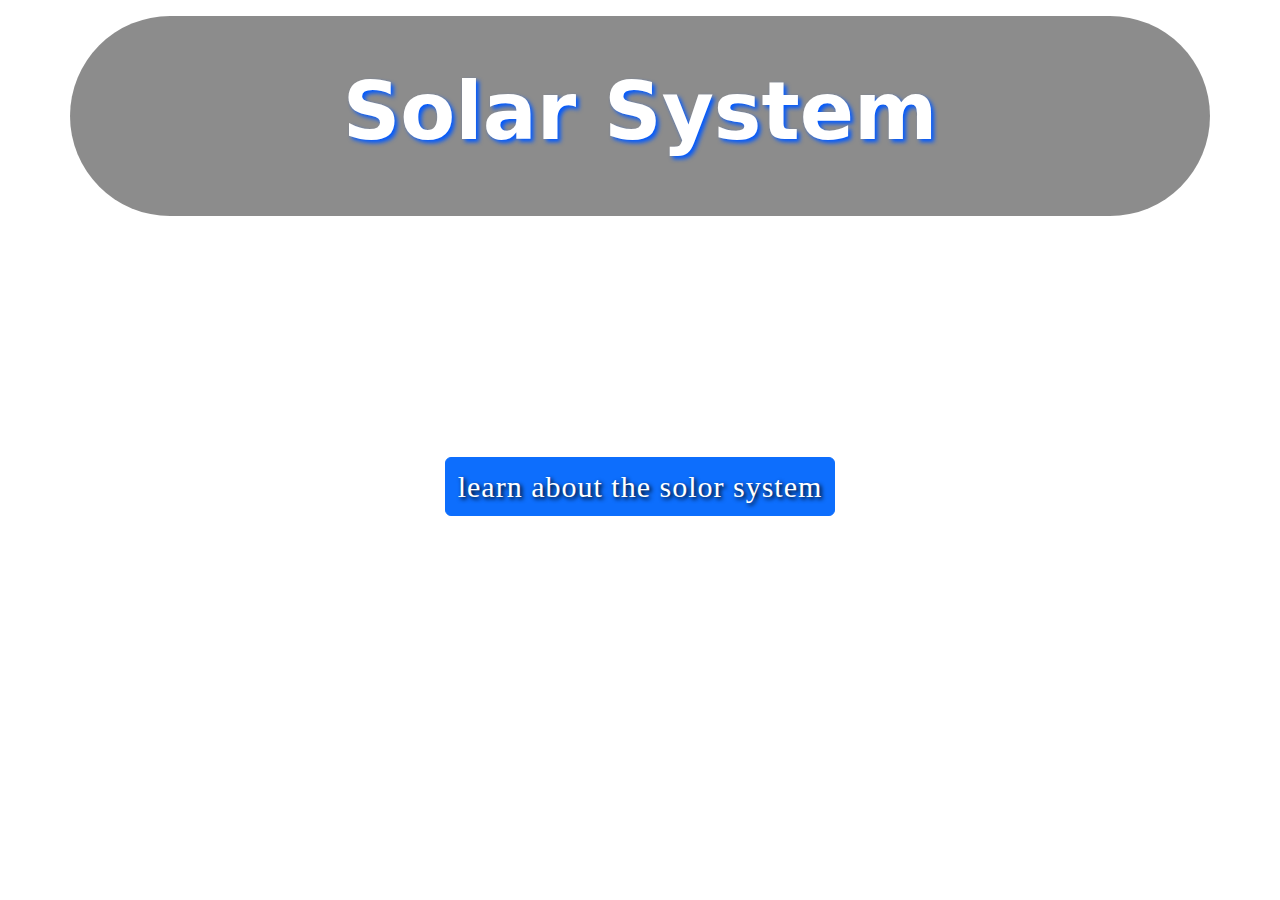
<file: index.html>
<!DOCTYPE html>
<html lang="en">
<head>
  <title>Bootstrap Example</title>
  <meta charset="utf-8">
  <meta name="viewport" content="width=device-width, initial-scale=1">
  <link href="https://cdn.jsdelivr.net/npm/bootstrap@5.3.2/dist/css/bootstrap.min.css" rel="stylesheet">
  <script src="https://cdn.jsdelivr.net/npm/bootstrap@5.3.2/dist/js/bootstrap.bundle.min.js"></script>
  <link href="home.css" rel="stylesheet">
  <link href="https://fonts.cdnfonts.com/css/akira-expanded" rel="stylesheet">
</head>
<body>

<div class="container p-5 mt-3 text-white text-center b1">
<h1>Solar System</h1>
</div>

<div class="row align-items-center" style="height: 60vh;">
  <div class="col-12 text-center">
    <button class="btn btn-primary">
      <a href="sun.html">learn about the solor system</a>
    </button>
  </div>
</div>



</body>
</html>
</file>
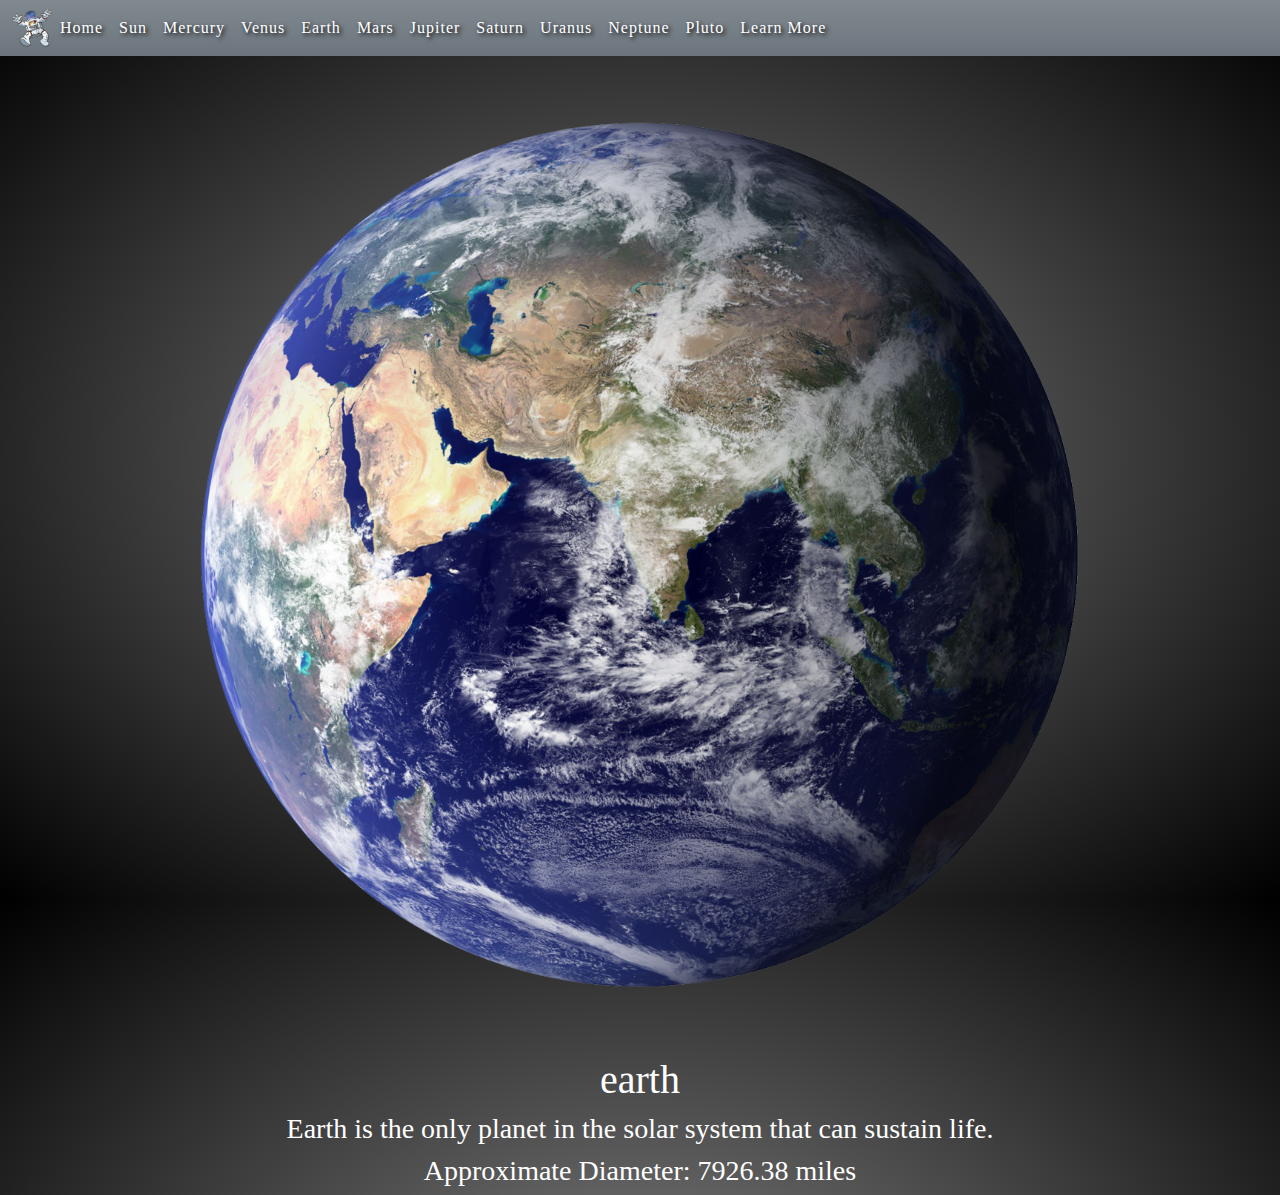
<file: earth.html>
<!DOCTYPE html>
<html lang="en">
<head>
  <title>Bootstrap Example</title>
  <meta charset="utf-8">
  <meta name="viewport" content="width=device-width, initial-scale=1">
  <link href="https://cdn.jsdelivr.net/npm/bootstrap@5.3.2/dist/css/bootstrap.min.css" rel="stylesheet">
  <script src="https://cdn.jsdelivr.net/npm/bootstrap@5.3.2/dist/js/bootstrap.bundle.min.js"></script>
  <link href="earth.css" rel="stylesheet">
  <link href="https://fonts.cdnfonts.com/css/akira-expanded" rel="stylesheet">
</head>
<body>

<nav class="navbar navbar-expand-sm bg-secondary bg-gradient navbar-dark">
  <div class="container-fluid">
    <img src="images/astronaut-clipart-cartoon.png" style="width: 40px;">
    <button class="navbar-toggler" type="button" data-bs-toggle="collapse" data-bs-target="#collapsibleNavbar">
      <span class="navbar-toggler-icon"></span>
    </button>
    <div class="collapse navbar-collapse" id="collapsibleNavbar">
      <ul class="navbar-nav">
        <li class="nav-item">
          <a class="nav-link text-white" href="index.html">Home</a>
        </li>
        <li class="nav-item">
          <a class="nav-link text-white" href="sun.html">Sun</a>
        </li>
        <li class="nav-item">
          <a class="nav-link text-white" href="murcury.html">Mercury</a>
        </li>
        <li class="nav-item">
          <a class="nav-link text-white" href="venus.html">Venus</a>
        </li>
        <li class="nav-item">
          <a class="nav-link text-white" href="earth.html">Earth</a>
        </li>
        <li class="nav-item">
          <a class="nav-link text-white" href="mars.html">Mars</a>
        </li>
        <li class="nav-item">
          <a class="nav-link text-white" href="jupiter.html">Jupiter</a>
        </li>
        <li class="nav-item">
          <a class="nav-link text-white" href="saturn.html">Saturn</a>
        </li>
        <li class="nav-item">
          <a class="nav-link text-white" href="uranus.html">Uranus</a>
        </li>
        <li class="nav-item">
          <a class="nav-link text-white" href="neptune.html">Neptune</a>
        </li>
        <li class="nav-item">
          <a class="nav-link text-white" href="pluto.html">Pluto</a>
        </li>
        <li class="nav-item">
          <a class="nav-link text-white" href="learn-more.html">Learn More</a>
        </li>    
      </ul>
    </div>
  </div>
</nav>

<div class="row">
  <div class="col-12 text-center">
    <img src="images/earth.png" style="width: 1000px;">
  </div>
</div>
<div class="row">
  <div class="col-12 text-center text-white">
    <h1>earth</h1>
    <h3>Earth is the only planet in the solar system that can sustain life.</h3>
    <h3>Approximate Diameter: 7926.38 miles</h3>
  </div>
</div>
</div>

</body>
</html>
</file>
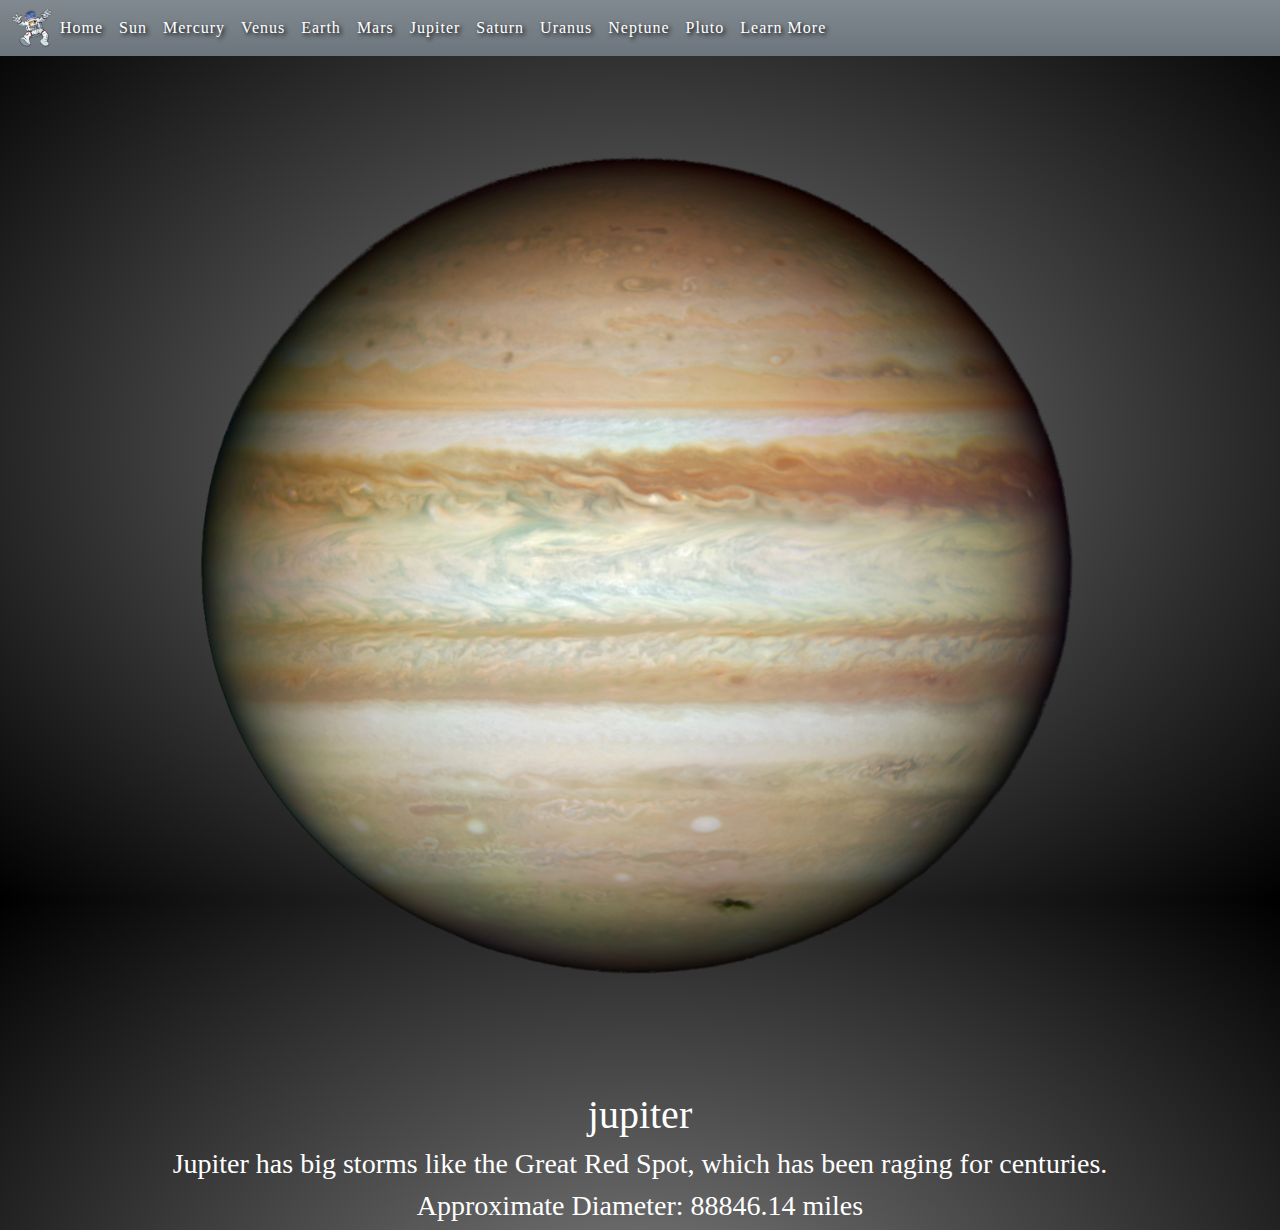
<file: jupiter.html>
<!DOCTYPE html>
<html lang="en">
<head>
  <title>Bootstrap Example</title>
  <meta charset="utf-8">
  <meta name="viewport" content="width=device-width, initial-scale=1">
  <link href="https://cdn.jsdelivr.net/npm/bootstrap@5.3.2/dist/css/bootstrap.min.css" rel="stylesheet">
  <script src="https://cdn.jsdelivr.net/npm/bootstrap@5.3.2/dist/js/bootstrap.bundle.min.js"></script>
  <link href="jupiter.css" rel="stylesheet">
  <link href="https://fonts.cdnfonts.com/css/akira-expanded" rel="stylesheet">
</head>
<body>

<nav class="navbar navbar-expand-sm bg-secondary bg-gradient navbar-dark">
  <div class="container-fluid">
    <img src="images/astronaut-clipart-cartoon.png" style="width: 40px;">
    <button class="navbar-toggler" type="button" data-bs-toggle="collapse" data-bs-target="#collapsibleNavbar">
      <span class="navbar-toggler-icon"></span>
    </button>
    <div class="collapse navbar-collapse" id="collapsibleNavbar">
      <ul class="navbar-nav">
        <li class="nav-item">
          <a class="nav-link text-white" href="index.html">Home</a>
        </li>
        <li class="nav-item">
          <a class="nav-link text-white" href="sun.html">Sun</a>
        </li>
        <li class="nav-item">
          <a class="nav-link text-white" href="murcury.html">Mercury</a>
        </li>
        <li class="nav-item">
          <a class="nav-link text-white" href="venus.html">Venus</a>
        </li>
        <li class="nav-item">
          <a class="nav-link text-white" href="earth.html">Earth</a>
        </li>
        <li class="nav-item">
          <a class="nav-link text-white" href="mars.html">Mars</a>
        </li>
        <li class="nav-item">
          <a class="nav-link text-white" href="jupiter.html">Jupiter</a>
        </li>
        <li class="nav-item">
          <a class="nav-link text-white" href="saturn.html">Saturn</a>
        </li>
        <li class="nav-item">
          <a class="nav-link text-white" href="uranus.html">Uranus</a>
        </li>
        <li class="nav-item">
          <a class="nav-link text-white" href="neptune.html">Neptune</a>
        </li>
        <li class="nav-item">
          <a class="nav-link text-white" href="pluto.html">Pluto</a>
        </li>
        <li class="nav-item">
          <a class="nav-link text-white" href="learn-more.html">Learn More</a>
        </li>     
      </ul>
    </div>
  </div>
</nav>

<div class="row">
  <div class="col-12 text-center">
    <img src="images/jupiter.png" style="width: 1000px;">
  </div>
</div>
<div class="row">
  <div class="col-12 text-center text-white">
    <h1>jupiter</h1>
    <h3>Jupiter has big storms like the Great Red Spot, which has been raging for centuries.</h3>
    <h3>Approximate Diameter: 88846.14 miles</h3>
  </div>
</div>
</div>

</body>
</html>
</file>
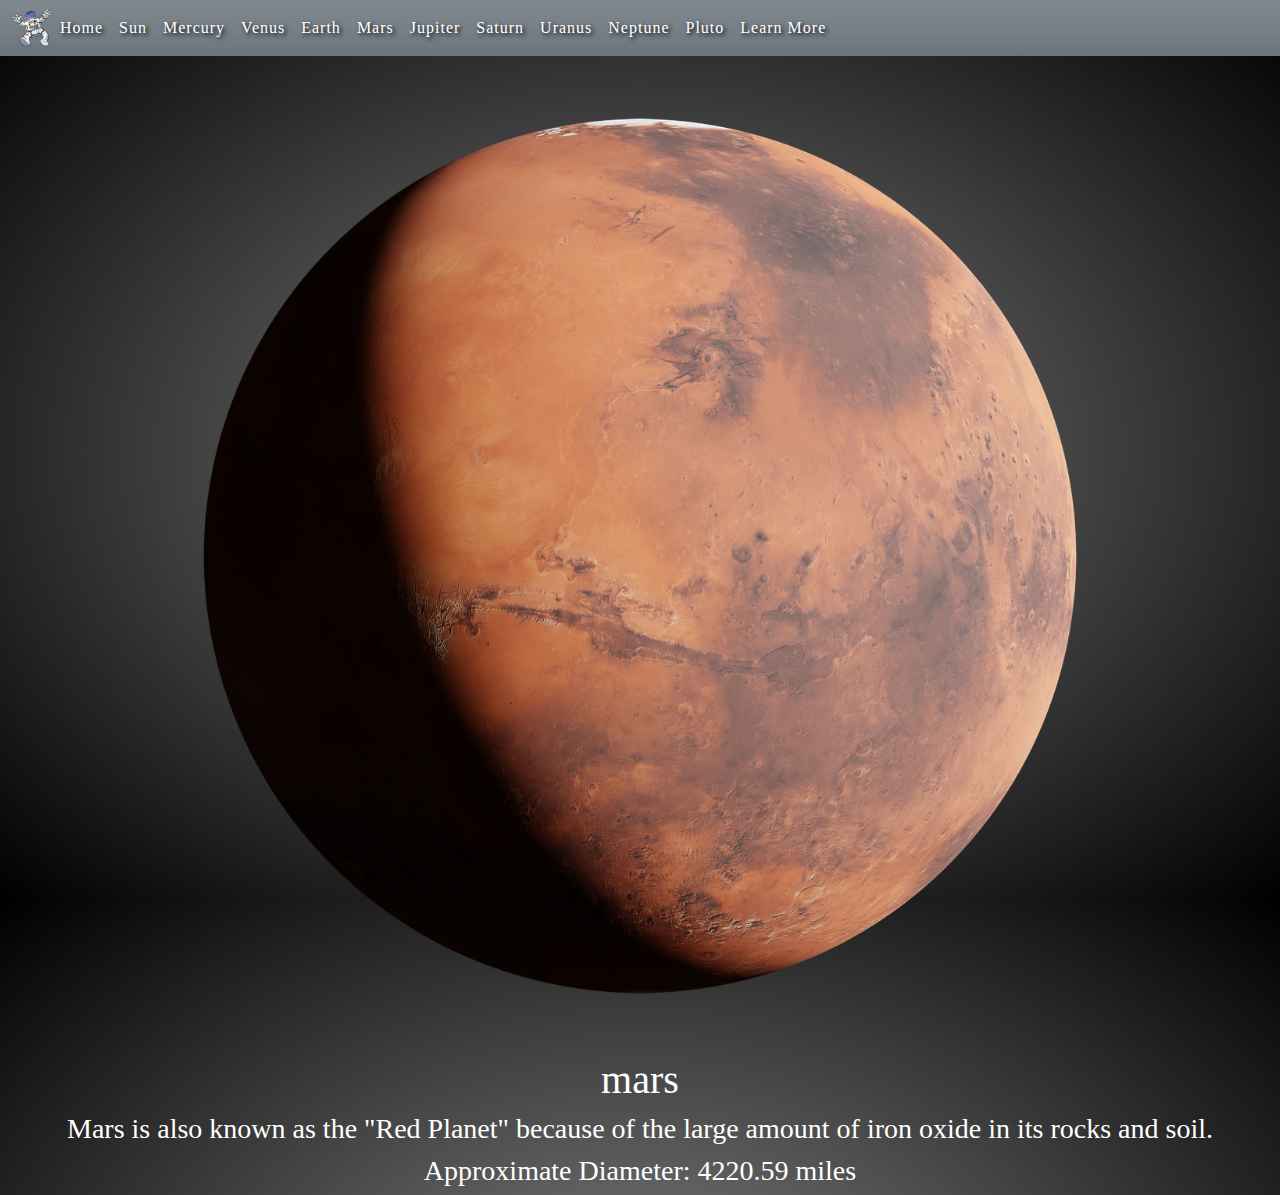
<file: mars.html>
<!DOCTYPE html>
<html lang="en">
<head>
  <title>Bootstrap Example</title>
  <meta charset="utf-8">
  <meta name="viewport" content="width=device-width, initial-scale=1">
  <link href="https://cdn.jsdelivr.net/npm/bootstrap@5.3.2/dist/css/bootstrap.min.css" rel="stylesheet">
  <script src="https://cdn.jsdelivr.net/npm/bootstrap@5.3.2/dist/js/bootstrap.bundle.min.js"></script>
  <link href="mars.css" rel="stylesheet">
  <link href="https://fonts.cdnfonts.com/css/akira-expanded" rel="stylesheet">
</head>
<body>

<nav class="navbar navbar-expand-sm bg-secondary bg-gradient navbar-dark">
  <div class="container-fluid">
    <img src="images/astronaut-clipart-cartoon.png" style="width: 40px;">
    <button class="navbar-toggler" type="button" data-bs-toggle="collapse" data-bs-target="#collapsibleNavbar">
      <span class="navbar-toggler-icon"></span>
    </button>
    <div class="collapse navbar-collapse" id="collapsibleNavbar">
      <ul class="navbar-nav">
        <li class="nav-item">
          <a class="nav-link text-white" href="index.html">Home</a>
        </li>
        <li class="nav-item">
          <a class="nav-link text-white" href="sun.html">Sun</a>
        </li>
        <li class="nav-item">
          <a class="nav-link text-white" href="murcury.html">Mercury</a>
        </li>
        <li class="nav-item">
          <a class="nav-link text-white" href="venus.html">Venus</a>
        </li>
        <li class="nav-item">
          <a class="nav-link text-white" href="earth.html">Earth</a>
        </li>
        <li class="nav-item">
          <a class="nav-link text-white" href="mars.html">Mars</a>
        </li>
        <li class="nav-item">
          <a class="nav-link text-white" href="jupiter.html">Jupiter</a>
        </li>
        <li class="nav-item">
          <a class="nav-link text-white" href="saturn.html">Saturn</a>
        </li>
        <li class="nav-item">
          <a class="nav-link text-white" href="uranus.html">Uranus</a>
        </li>
        <li class="nav-item">
          <a class="nav-link text-white" href="neptune.html">Neptune</a>
        </li>
        <li class="nav-item">
          <a class="nav-link text-white" href="pluto.html">Pluto</a>
        </li>
        <li class="nav-item">
          <a class="nav-link text-white" href="learn-more.html">Learn More</a>
        </li>    
      </ul>
    </div>
  </div>
</nav>


<div class="row">
  <div class="col-12 text-center">
    <img src="images/mars.png" style="width: 1000px;">
  </div>
</div>
<div class="row">
  <div class="col-12 text-center text-white">
    <h1>mars</h1>
    <h3>Mars is also known as the "Red Planet" because of the large amount of iron oxide in its rocks and soil.</h3>
    <h3>Approximate Diameter: 4220.59 miles</h3>
  </div>
</div>
</div>

</body>
</html>
</file>
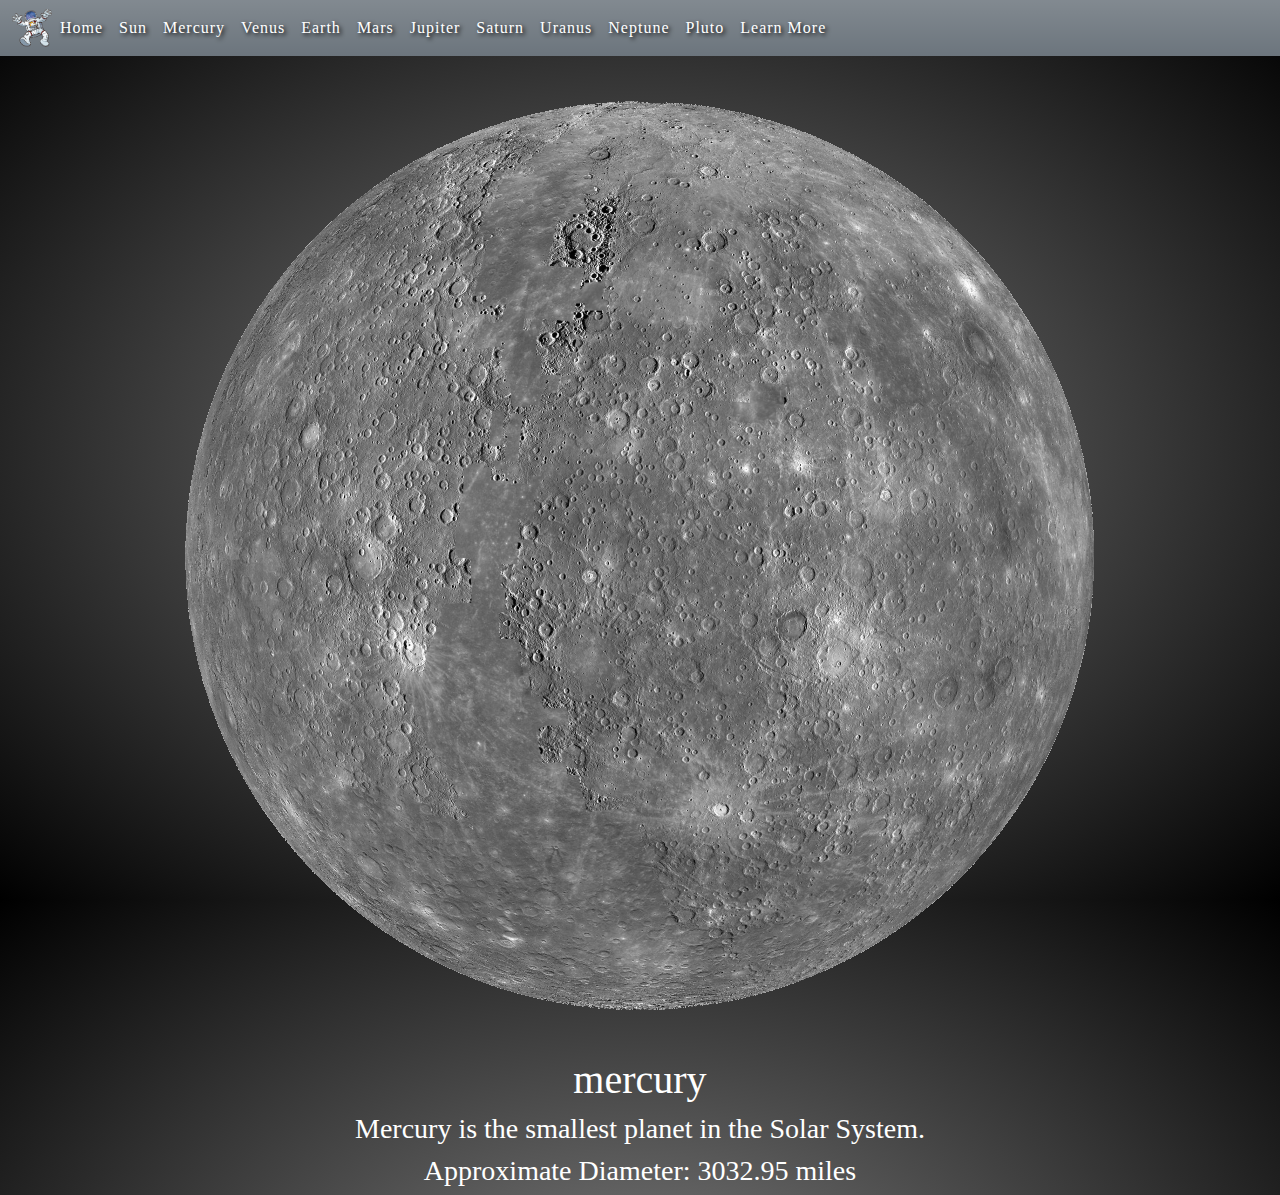
<file: murcury.html>
<!DOCTYPE html>
<html lang="en">
<head>
  <title>Bootstrap Example</title>
  <meta charset="utf-8">
  <meta name="viewport" content="width=device-width, initial-scale=1">
  <link href="https://cdn.jsdelivr.net/npm/bootstrap@5.3.2/dist/css/bootstrap.min.css" rel="stylesheet">
  <script src="https://cdn.jsdelivr.net/npm/bootstrap@5.3.2/dist/js/bootstrap.bundle.min.js"></script>
  <link href="mercury.css" rel="stylesheet">
  <link href="https://fonts.cdnfonts.com/css/akira-expanded" rel="stylesheet">
</head>
<body>

<nav class="navbar navbar-expand-sm bg-secondary bg-gradient navbar-dark">
  <div class="container-fluid">
    <img src="images/astronaut-clipart-cartoon.png" style="width: 40px;">
    <button class="navbar-toggler" type="button" data-bs-toggle="collapse" data-bs-target="#collapsibleNavbar">
      <span class="navbar-toggler-icon"></span>
    </button>
    <div class="collapse navbar-collapse" id="collapsibleNavbar">
      <ul class="navbar-nav">
        <li class="nav-item">
          <a class="nav-link text-white" href="index.html">Home</a>
        </li>
        <li class="nav-item">
          <a class="nav-link text-white" href="sun.html">Sun</a>
        </li>
        <li class="nav-item">
          <a class="nav-link text-white" href="murcury.html">Mercury</a>
        </li>
        <li class="nav-item">
          <a class="nav-link text-white" href="venus.html">Venus</a>
        </li>
        <li class="nav-item">
          <a class="nav-link text-white" href="earth.html">Earth</a>
        </li>
        <li class="nav-item">
          <a class="nav-link text-white" href="mars.html">Mars</a>
        </li>
        <li class="nav-item">
          <a class="nav-link text-white" href="jupiter.html">Jupiter</a>
        </li>
        <li class="nav-item">
          <a class="nav-link text-white" href="saturn.html">Saturn</a>
        </li>
        <li class="nav-item">
          <a class="nav-link text-white" href="uranus.html">Uranus</a>
        </li>
        <li class="nav-item">
          <a class="nav-link text-white" href="neptune.html">Neptune</a>
        </li>
        <li class="nav-item">
          <a class="nav-link text-white" href="pluto.html">Pluto</a>
        </li>
        <li class="nav-item">
          <a class="nav-link text-white" href="learn-more.html">Learn More</a>
        </li>
      </ul>
    </div>
  </div>
</nav>

<div class="row">
  <div class="col-12 text-center">
    <img src="images/mercury.png" style="width: 1000px;">
  </div>
</div>
<div class="row">
  <div class="col-12 text-center text-white">
    <h1>mercury</h1>
    <h3>Mercury is the smallest planet in the Solar System.</h3>
    <h3>Approximate Diameter: 3032.95 miles</h3>
  </div>
</div>
</div>

</body>
</html>
</file>
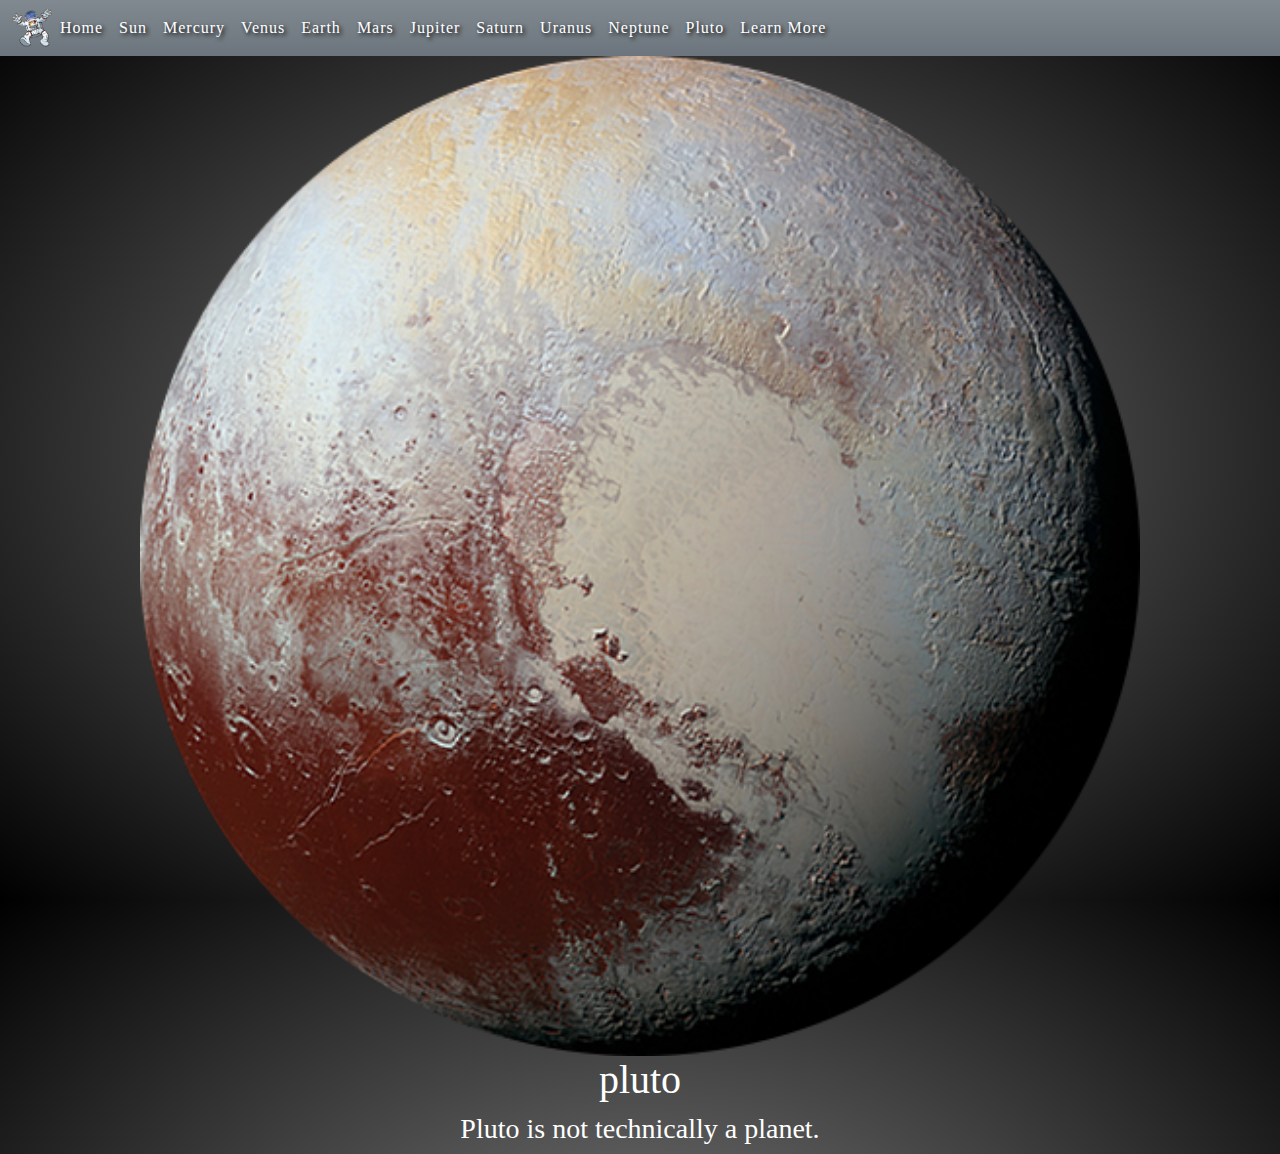
<file: pluto.html>
<!DOCTYPE html>
<html lang="en">
<head>
  <title>Bootstrap Example</title>
  <meta charset="utf-8">
  <meta name="viewport" content="width=device-width, initial-scale=1">
  <link href="https://cdn.jsdelivr.net/npm/bootstrap@5.3.2/dist/css/bootstrap.min.css" rel="stylesheet">
  <script src="https://cdn.jsdelivr.net/npm/bootstrap@5.3.2/dist/js/bootstrap.bundle.min.js"></script>
  <link href="pluto.css" rel="stylesheet">
  <link href="https://fonts.cdnfonts.com/css/akira-expanded" rel="stylesheet">
</head>
<body>

<nav class="navbar navbar-expand-sm bg-secondary bg-gradient navbar-dark">
  <div class="container-fluid">
    <img src="images/astronaut-clipart-cartoon.png" style="width: 40px;">
    <button class="navbar-toggler" type="button" data-bs-toggle="collapse" data-bs-target="#collapsibleNavbar">
      <span class="navbar-toggler-icon"></span>
    </button>
    <div class="collapse navbar-collapse" id="collapsibleNavbar">
      <ul class="navbar-nav">
        <li class="nav-item">
          <a class="nav-link text-white" href="index.html">Home</a>
        </li>
        <li class="nav-item">
          <a class="nav-link text-white" href="sun.html">Sun</a>
        </li>
        <li class="nav-item">
          <a class="nav-link text-white" href="murcury.html">Mercury</a>
        </li>
        <li class="nav-item">
          <a class="nav-link text-white" href="venus.html">Venus</a>
        </li>
        <li class="nav-item">
          <a class="nav-link text-white" href="earth.html">Earth</a>
        </li>
        <li class="nav-item">
          <a class="nav-link text-white" href="mars.html">Mars</a>
        </li>
        <li class="nav-item">
          <a class="nav-link text-white" href="jupiter.html">Jupiter</a>
        </li>
        <li class="nav-item">
          <a class="nav-link text-white" href="saturn.html">Saturn</a>
        </li>
        <li class="nav-item">
          <a class="nav-link text-white" href="uranus.html">Uranus</a>
        </li>
        <li class="nav-item">
          <a class="nav-link text-white" href="neptune.html">Neptune</a>
        </li>
        <li class="nav-item">
          <a class="nav-link text-white" href="pluto.html">Pluto</a>
        </li>
        <li class="nav-item">
          <a class="nav-link text-white" href="learn-more.html">Learn More</a>
        </li> 
      </ul>
    </div>
  </div>
</nav>

<div class="row">
  <div class="col-12 text-center">
    <img src="images/pluto.png" style="width: 1000px;">
  </div>
</div>
<div class="row">
  <div class="col-12 text-center text-white">
    <h1>pluto</h1>
    <h3>Pluto is not technically a planet.</h3>
  </div>
</div>
</div>

</body>
</html>
</file>
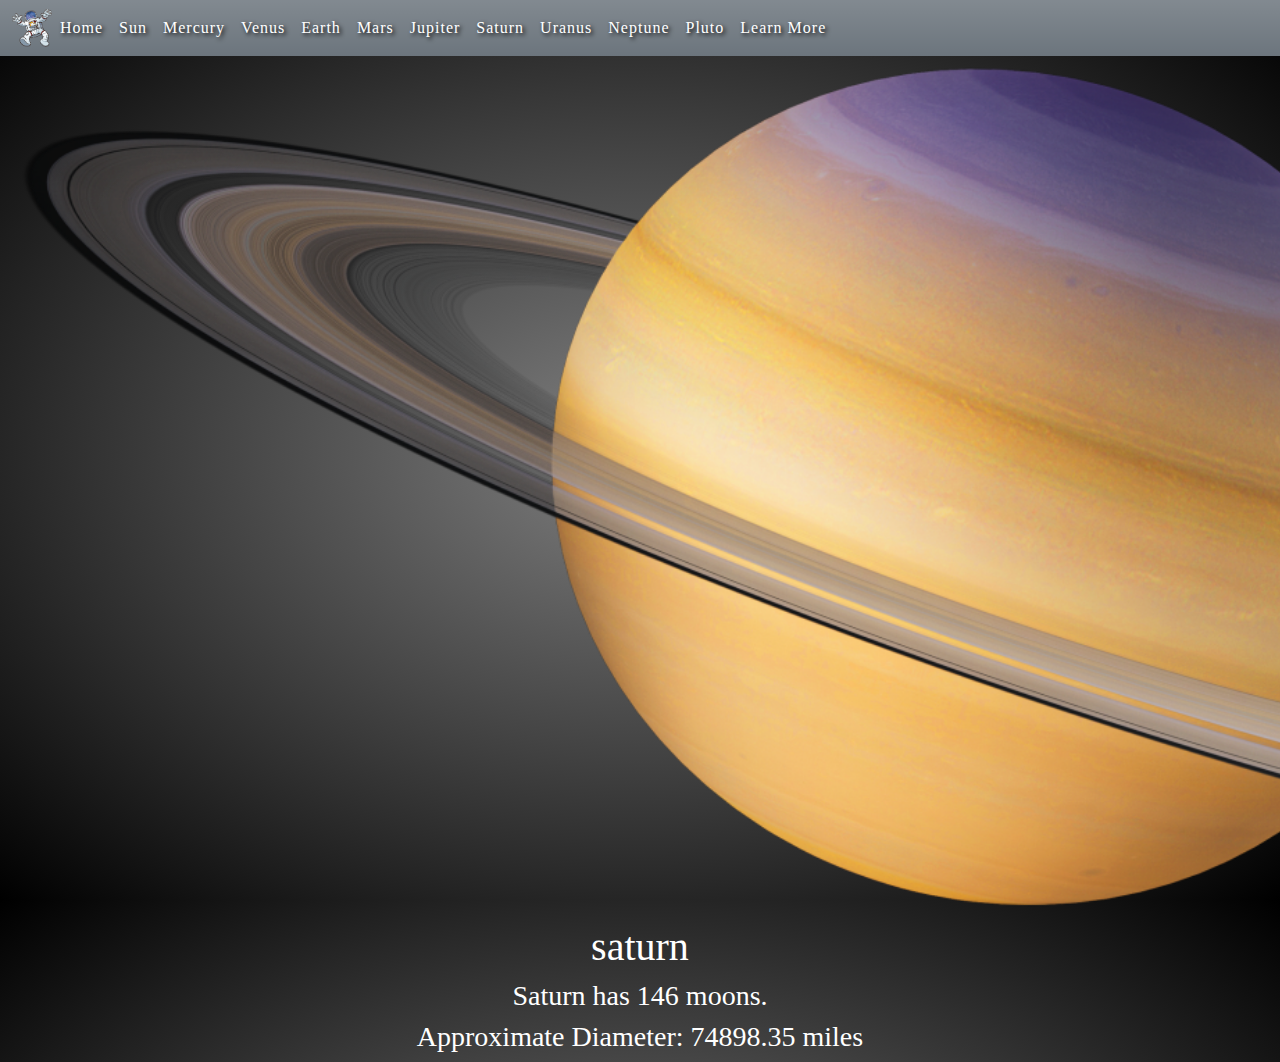
<file: saturn.html>
<!DOCTYPE html>
<html lang="en">
<head>
  <title>Bootstrap Example</title>
  <meta charset="utf-8">
  <meta name="viewport" content="width=device-width, initial-scale=1">
  <link href="https://cdn.jsdelivr.net/npm/bootstrap@5.3.2/dist/css/bootstrap.min.css" rel="stylesheet">
  <script src="https://cdn.jsdelivr.net/npm/bootstrap@5.3.2/dist/js/bootstrap.bundle.min.js"></script>
  <link href="saturn.css" rel="stylesheet">
  <link href="https://fonts.cdnfonts.com/css/akira-expanded" rel="stylesheet">

</head>
<body>

<nav class="navbar navbar-expand-sm bg-secondary bg-gradient navbar-dark">
  <div class="container-fluid">
    <img src="images/astronaut-clipart-cartoon.png" style="width: 40px;">
    <button class="navbar-toggler" type="button" data-bs-toggle="collapse" data-bs-target="#collapsibleNavbar">
      <span class="navbar-toggler-icon"></span>
    </button>
    <div class="collapse navbar-collapse" id="collapsibleNavbar">
      <ul class="navbar-nav">
        <li class="nav-item">
          <a class="nav-link text-white" href="index.html">Home</a>
        </li>
        <li class="nav-item">
          <a class="nav-link text-white" href="sun.html">Sun</a>
        </li>
        <li class="nav-item">
          <a class="nav-link text-white" href="murcury.html">Mercury</a>
        </li>
        <li class="nav-item">
          <a class="nav-link text-white" href="venus.html">Venus</a>
        </li>
        <li class="nav-item">
          <a class="nav-link text-white" href="earth.html">Earth</a>
        </li>
        <li class="nav-item">
          <a class="nav-link text-white" href="mars.html">Mars</a>
        </li>
        <li class="nav-item">
          <a class="nav-link text-white" href="jupiter.html">Jupiter</a>
        </li>
        <li class="nav-item">
          <a class="nav-link text-white" href="saturn.html">Saturn</a>
        </li>
        <li class="nav-item">
          <a class="nav-link text-white" href="uranus.html">Uranus</a>
        </li>
        <li class="nav-item">
          <a class="nav-link text-white" href="neptune.html">Neptune</a>
        </li>
        <li class="nav-item">
          <a class="nav-link text-white" href="pluto.html">Pluto</a>
        </li>
        <li class="nav-item">
          <a class="nav-link text-white" href="learn-more.html">Learn More</a>
        </li>   
      </ul>
    </div>
  </div>
</nav>

<div class="row">
  <div class="col-12 text-center">
    <img src="images/saturn.png" style="width: 2000px;">
  </div>
</div>
<div class="row">
  <div class="col-12 text-center text-white">
    <h1>saturn</h1>
    <h3>Saturn has 146 moons.</h3>
    <h3>Approximate Diameter: 74898.35 miles</h3>
  </div>
</div>
</div>

</body>
</html>
</file>
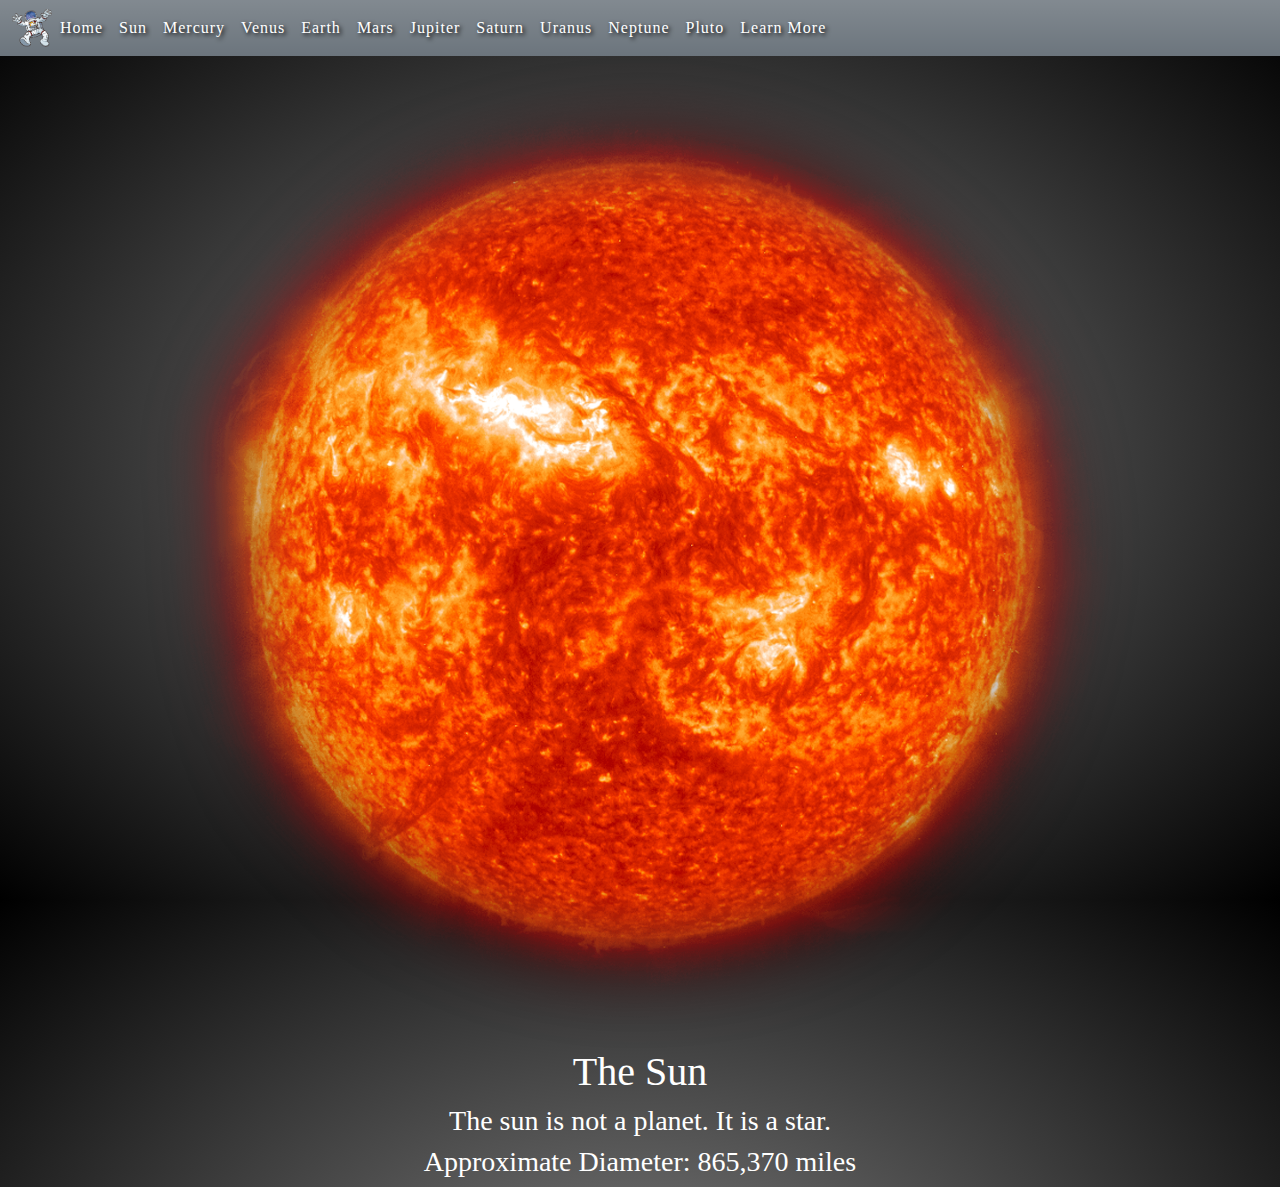
<file: sun.html>
<!DOCTYPE html>
<html lang="en">
<head>
  <title>Bootstrap Example</title>
  <meta charset="utf-8">
  <meta name="viewport" content="width=device-width, initial-scale=1">
  <link href="https://cdn.jsdelivr.net/npm/bootstrap@5.3.2/dist/css/bootstrap.min.css" rel="stylesheet">
  <script src="https://cdn.jsdelivr.net/npm/bootstrap@5.3.2/dist/js/bootstrap.bundle.min.js"></script>
  <link href="sun.css" rel="stylesheet">
  <link href="https://fonts.cdnfonts.com/css/akira-expanded" rel="stylesheet">
</head>
<body>

<nav class="navbar navbar-expand-sm bg-secondary bg-gradient navbar-dark">
  <div class="container-fluid">
    <img src="images/astronaut-clipart-cartoon.png" style="width: 40px;">
    <button class="navbar-toggler" type="button" data-bs-toggle="collapse" data-bs-target="#collapsibleNavbar">
      <span class="navbar-toggler-icon"></span>
    </button>
    <div class="collapse navbar-collapse" id="collapsibleNavbar">
      <ul class="navbar-nav">
        <li class="nav-item">
          <a class="nav-link text-white" href="index.html">Home</a>
        </li>
        <li class="nav-item">
          <a class="nav-link text-white" href="sun.html">Sun</a>
        </li>
        <li class="nav-item">
          <a class="nav-link text-white" href="murcury.html">Mercury</a>
        </li>
        <li class="nav-item">
          <a class="nav-link text-white" href="venus.html">Venus</a>
        </li>
        <li class="nav-item">
          <a class="nav-link text-white" href="earth.html">Earth</a>
        </li>
        <li class="nav-item">
          <a class="nav-link text-white" href="mars.html">Mars</a>
        </li>
        <li class="nav-item">
          <a class="nav-link text-white" href="jupiter.html">Jupiter</a>
        </li>
        <li class="nav-item">
          <a class="nav-link text-white" href="saturn.html">Saturn</a>
        </li>
        <li class="nav-item">
          <a class="nav-link text-white" href="uranus.html">Uranus</a>
        </li>
        <li class="nav-item">
          <a class="nav-link text-white" href="neptune.html">Neptune</a>
        </li>
        <li class="nav-item">
          <a class="nav-link text-white" href="pluto.html">Pluto</a>
        </li>
        <li class="nav-item">
          <a class="nav-link text-white" href="learn-more.html">Learn More</a>
        </li>
      </ul>
    </div>
  </div>
</nav>

<div class="row">
  <div class="col-12 text-center">
    <img src="images/sun.png" style="width: 1000px;">
  </div>
</div>
<div class="row">
  <div class="col-12 text-center text-white">
    <h1>The Sun</h1>
    <h3>The sun is not a planet. It is a star.</h3>
    <h3>Approximate Diameter: 865,370 miles</h3>
  </div>
</div>
</div>

</body>
</html>
</file>
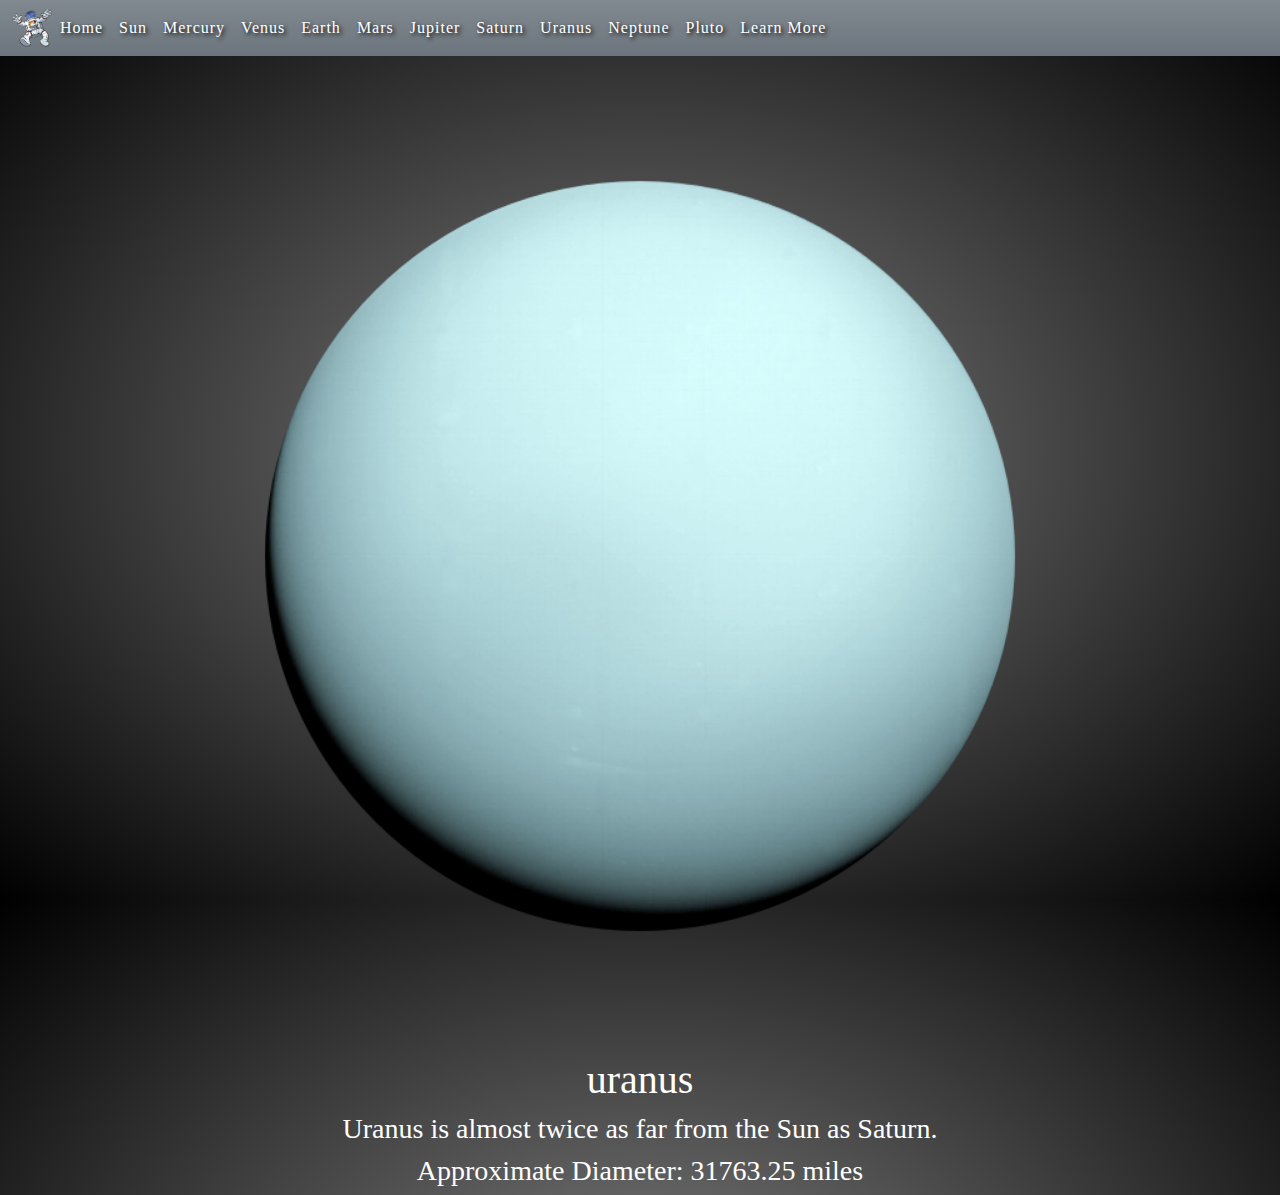
<file: uranus.html>
<!DOCTYPE html>
<html lang="en">
<head>
  <title>Bootstrap Example</title>
  <meta charset="utf-8">
  <meta name="viewport" content="width=device-width, initial-scale=1">
  <link href="https://cdn.jsdelivr.net/npm/bootstrap@5.3.2/dist/css/bootstrap.min.css" rel="stylesheet">
  <script src="https://cdn.jsdelivr.net/npm/bootstrap@5.3.2/dist/js/bootstrap.bundle.min.js"></script>
  <link href="uranus.css" rel="stylesheet">
  <link href="https://fonts.cdnfonts.com/css/akira-expanded" rel="stylesheet">
</head>
<body>

<nav class="navbar navbar-expand-sm bg-secondary bg-gradient navbar-dark">
  <div class="container-fluid">
    <img src="images/astronaut-clipart-cartoon.png" style="width: 40px;">
    <button class="navbar-toggler" type="button" data-bs-toggle="collapse" data-bs-target="#collapsibleNavbar">
      <span class="navbar-toggler-icon"></span>
    </button>
    <div class="collapse navbar-collapse" id="collapsibleNavbar">
      <ul class="navbar-nav">
        <li class="nav-item">
          <a class="nav-link text-white" href="index.html">Home</a>
        </li>
        <li class="nav-item">
          <a class="nav-link text-white" href="sun.html">Sun</a>
        </li>
        <li class="nav-item">
          <a class="nav-link text-white" href="murcury.html">Mercury</a>
        </li>
        <li class="nav-item">
          <a class="nav-link text-white" href="venus.html">Venus</a>
        </li>
        <li class="nav-item">
          <a class="nav-link text-white" href="earth.html">Earth</a>
        </li>
        <li class="nav-item">
          <a class="nav-link text-white" href="mars.html">Mars</a>
        </li>
        <li class="nav-item">
          <a class="nav-link text-white" href="jupiter.html">Jupiter</a>
        </li>
        <li class="nav-item">
          <a class="nav-link text-white" href="saturn.html">Saturn</a>
        </li>
        <li class="nav-item">
          <a class="nav-link text-white" href="uranus.html">Uranus</a>
        </li>
        <li class="nav-item">
          <a class="nav-link text-white" href="neptune.html">Neptune</a>
        </li>
        <li class="nav-item">
          <a class="nav-link text-white" href="pluto.html">Pluto</a>
        </li>
        <li class="nav-item">
          <a class="nav-link text-white" href="learn-more.html">Learn More</a>
        </li>    
      </ul>
    </div>
  </div>
</nav>

<div class="row">
  <div class="col-12 text-center">
    <img src="images/uranus.png" style="width: 1000px;">
  </div>
</div>
<div class="row">
  <div class="col-12 text-center text-white">
    <h1>uranus</h1>
    <h3>Uranus is almost twice as far from the Sun as Saturn.</h3>
    <h3>Approximate Diameter: 31763.25 miles</h3>
  </div>
</div>
</div>

</body>
</html>
</file>
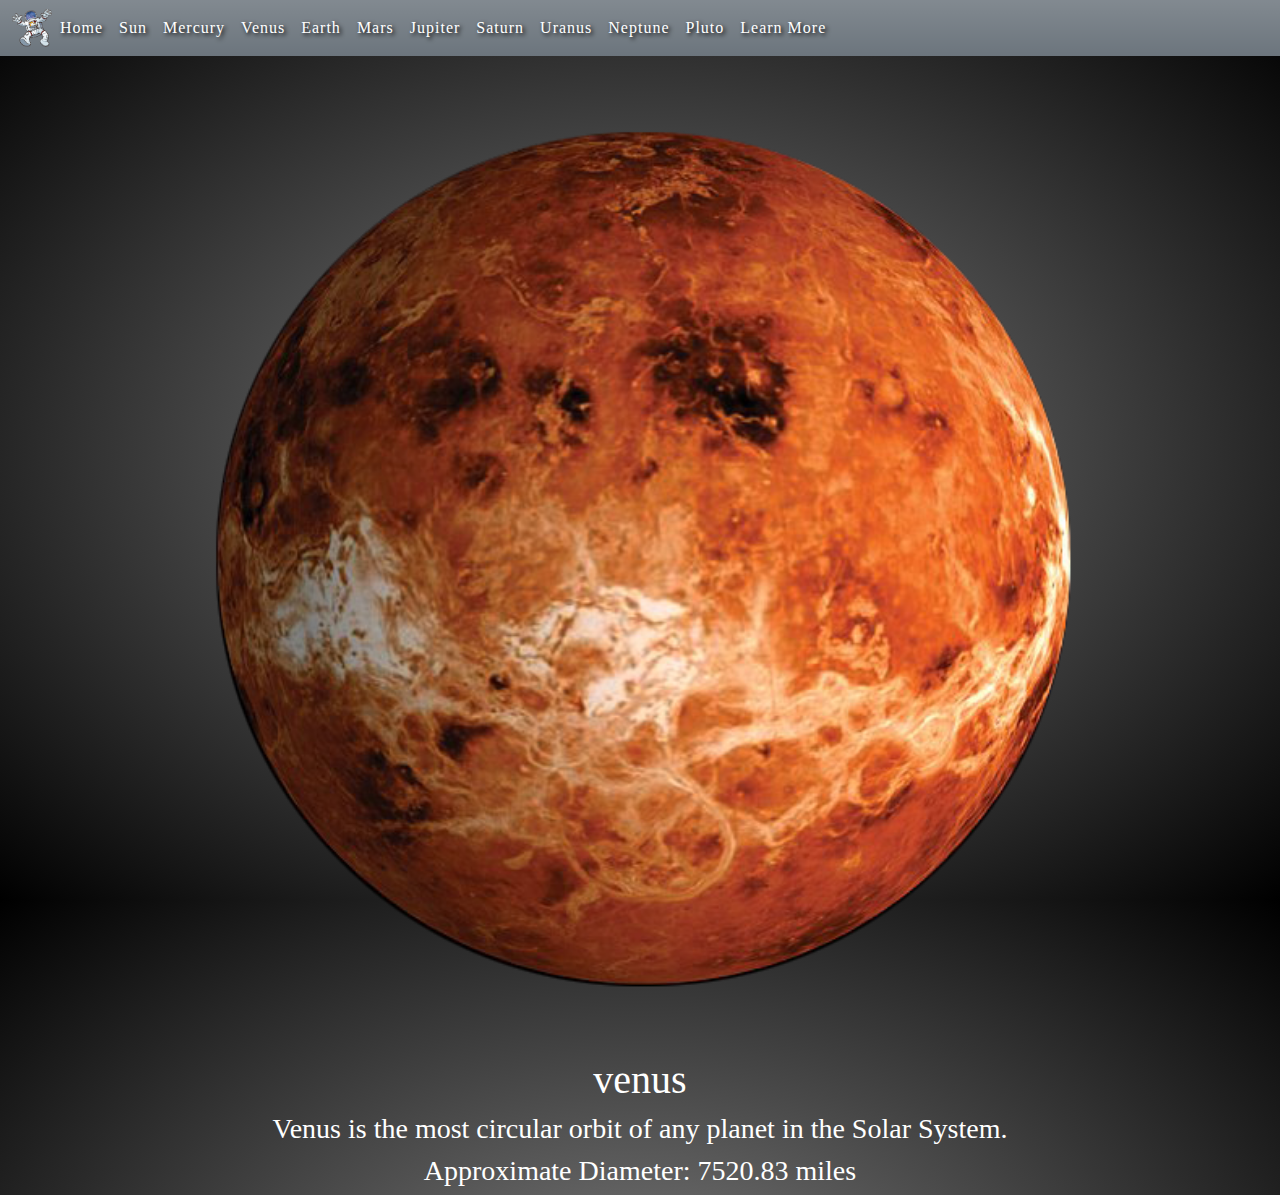
<file: venus.html>
<!DOCTYPE html>
<html lang="en">
<head>
  <title>Bootstrap Example</title>
  <meta charset="utf-8">
  <meta name="viewport" content="width=device-width, initial-scale=1">
  <link href="https://cdn.jsdelivr.net/npm/bootstrap@5.3.2/dist/css/bootstrap.min.css" rel="stylesheet">
  <script src="https://cdn.jsdelivr.net/npm/bootstrap@5.3.2/dist/js/bootstrap.bundle.min.js"></script>
  <link href="venus.css" rel="stylesheet">
  <link href="https://fonts.cdnfonts.com/css/akira-expanded" rel="stylesheet">
</head>
<body>

<nav class="navbar navbar-expand-sm bg-secondary bg-gradient navbar-dark">
  <div class="container-fluid">
    <img src="images/astronaut-clipart-cartoon.png" style="width: 40px;">
    <button class="navbar-toggler" type="button" data-bs-toggle="collapse" data-bs-target="#collapsibleNavbar">
      <span class="navbar-toggler-icon"></span>
    </button>
    <div class="collapse navbar-collapse" id="collapsibleNavbar">
      <ul class="navbar-nav">
        <li class="nav-item">
          <a class="nav-link text-white" href="index.html">Home</a>
        </li>
        <li class="nav-item">
          <a class="nav-link text-white" href="sun.html">Sun</a>
        </li>
        <li class="nav-item">
          <a class="nav-link text-white" href="murcury.html">Mercury</a>
        </li>
        <li class="nav-item">
          <a class="nav-link text-white" href="venus.html">Venus</a>
        </li>
        <li class="nav-item">
          <a class="nav-link text-white" href="earth.html">Earth</a>
        </li>
        <li class="nav-item">
          <a class="nav-link text-white" href="mars.html">Mars</a>
        </li>
        <li class="nav-item">
          <a class="nav-link text-white" href="jupiter.html">Jupiter</a>
        </li>
        <li class="nav-item">
          <a class="nav-link text-white" href="saturn.html">Saturn</a>
        </li>
        <li class="nav-item">
          <a class="nav-link text-white" href="uranus.html">Uranus</a>
        </li>
        <li class="nav-item">
          <a class="nav-link text-white" href="neptune.html">Neptune</a>
        </li>
        <li class="nav-item">
          <a class="nav-link text-white" href="pluto.html">Pluto</a>
        </li>
        <li class="nav-item">
          <a class="nav-link text-white" href="learn-more.html">Learn More</a>
        </li>     
      </ul>
    </div>
  </div>
</nav>

<div class="row">
  <div class="col-12 text-center">
    <img src="images/venus.png" style="width: 1000px;">
  </div>
</div>
<div class="row">
  <div class="col-12 text-center text-white">
    <h1>venus</h1>
    <h3>Venus is the most circular orbit of any planet in the Solar System.</h3>
    <h3>Approximate Diameter: 7520.83 miles</h3>
  </div>
</div>
</div>

</body>
</html>
</file>
<file: home.css>
html {
    width: 100%;
    height: 100%;
}

body {
    background: url(https://scitechdaily.com/images/Milky-Way-Spiral-Galaxy-Illustration-scaled.jpg);
    background-position: center;
    background-attachment: fixed;
    background-size: cover;
}

h1 {
    color: white;
    font-size: 80px;
    font-weight: bold;
    text-shadow: 3px 3px 4px rgb(0, 89, 255);
}

.b1 {
    background-color: rgba(0, 0, 0, 0.45);
    border: none;
    border-radius: 100px;
}

a {
    color: white;
    font-family: 'Akira Expanded';
    letter-spacing: 1px;
    font-size: 30px;
    text-shadow: 2px 2px 4px black;
}

a:link {
    text-decoration: none;
}
</file>
<file: earth.css>
html {
    width: 100%;
    height: 100%;
}

body {
    background: radial-gradient(grey 0%, black 100%);
}

h1, h3, a {
    font-family: 'Akira Expanded';
}

a {
    letter-spacing: 1px;
    text-shadow: 2px 2px 4px black;
}
</file>
<file: jupiter.css>
html {
    width: 100%;
    height: 100%;
}

body {
    background: radial-gradient(grey 0%, black 100%);
}

h1, h3, a {
    font-family: 'Akira Expanded';
}

a {
    letter-spacing: 1px;
    text-shadow: 2px 2px 4px black;
}
</file>
<file: mars.css>
html {
    width: 100%;
    height: 100%;
}

body {
    background: radial-gradient(grey 0%, black 100%);
}

h1, h3, a {
    font-family: 'Akira Expanded';
}

a {
    letter-spacing: 1px;
    text-shadow: 2px 2px 4px black;
}
</file>
<file: mercury.css>
html {
    width: 100%;
    height: 100%;
}

body {
    background: radial-gradient(grey 0%, black 100%);
}

h1, h3, a {
    font-family: 'Akira Expanded';
}

a {
    letter-spacing: 1px;
    text-shadow: 2px 2px 4px black;
}
</file>
<file: pluto.css>
html {
    width: 100%;
    height: 100%;
}

body {
    background: radial-gradient(grey 0%, black 100%);
}

h1, h3, a {
    font-family: 'Akira Expanded';
}

a {
    letter-spacing: 1px;
    text-shadow: 2px 2px 4px black;
}
</file>
<file: saturn.css>
html {
    width: 100%;
    height: 100%;
}

body {
    background: radial-gradient(grey 0%, black 100%);
}

h1, h3, a {
    font-family: 'Akira Expanded';
}

a {
    letter-spacing: 1px;
    text-shadow: 2px 2px 4px black;
}
</file>
<file: sun.css>
html {
    width: 100%;
    height: 100%;
}

body {
    background: radial-gradient(grey 0%, black 100%);
}

h1, h3, a {
    font-family: 'Akira Expanded';
}

a {
    letter-spacing: 1px;
    text-shadow: 2px 2px 4px black;
}
</file>
<file: uranus.css>
html {
    width: 100%;
    height: 100%;
}

body {
    background: radial-gradient(grey 0%, black 100%);
}

h1, h3, a {
    font-family: 'Akira Expanded';
}

a {
    letter-spacing: 1px;
    text-shadow: 2px 2px 4px black;
}
</file>
<file: venus.css>
html {
    width: 100%;
    height: 100%;
}

body {
    background: radial-gradient(grey 0%, black 100%);
}

h1, h3, a {
    font-family: 'Akira Expanded';
}

a {
    letter-spacing: 1px;
    text-shadow: 2px 2px 4px black;
}
</file>
